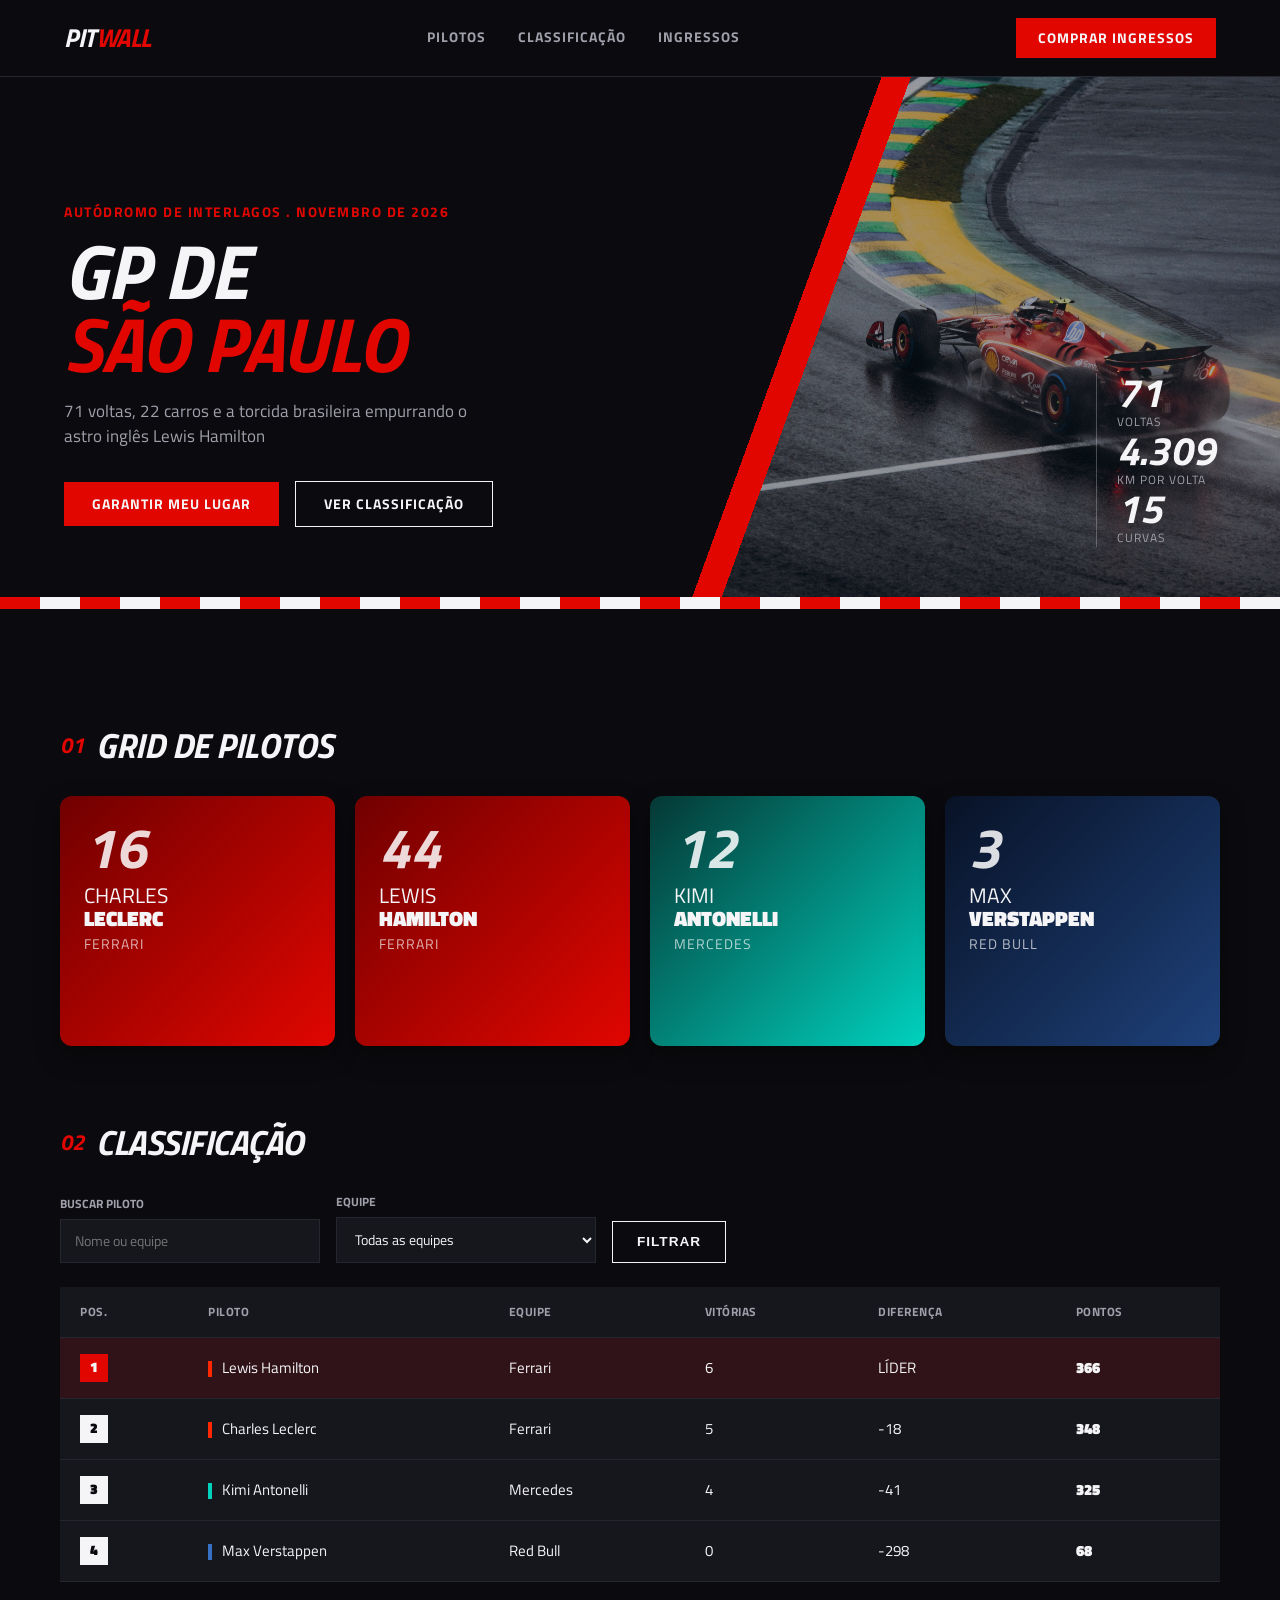
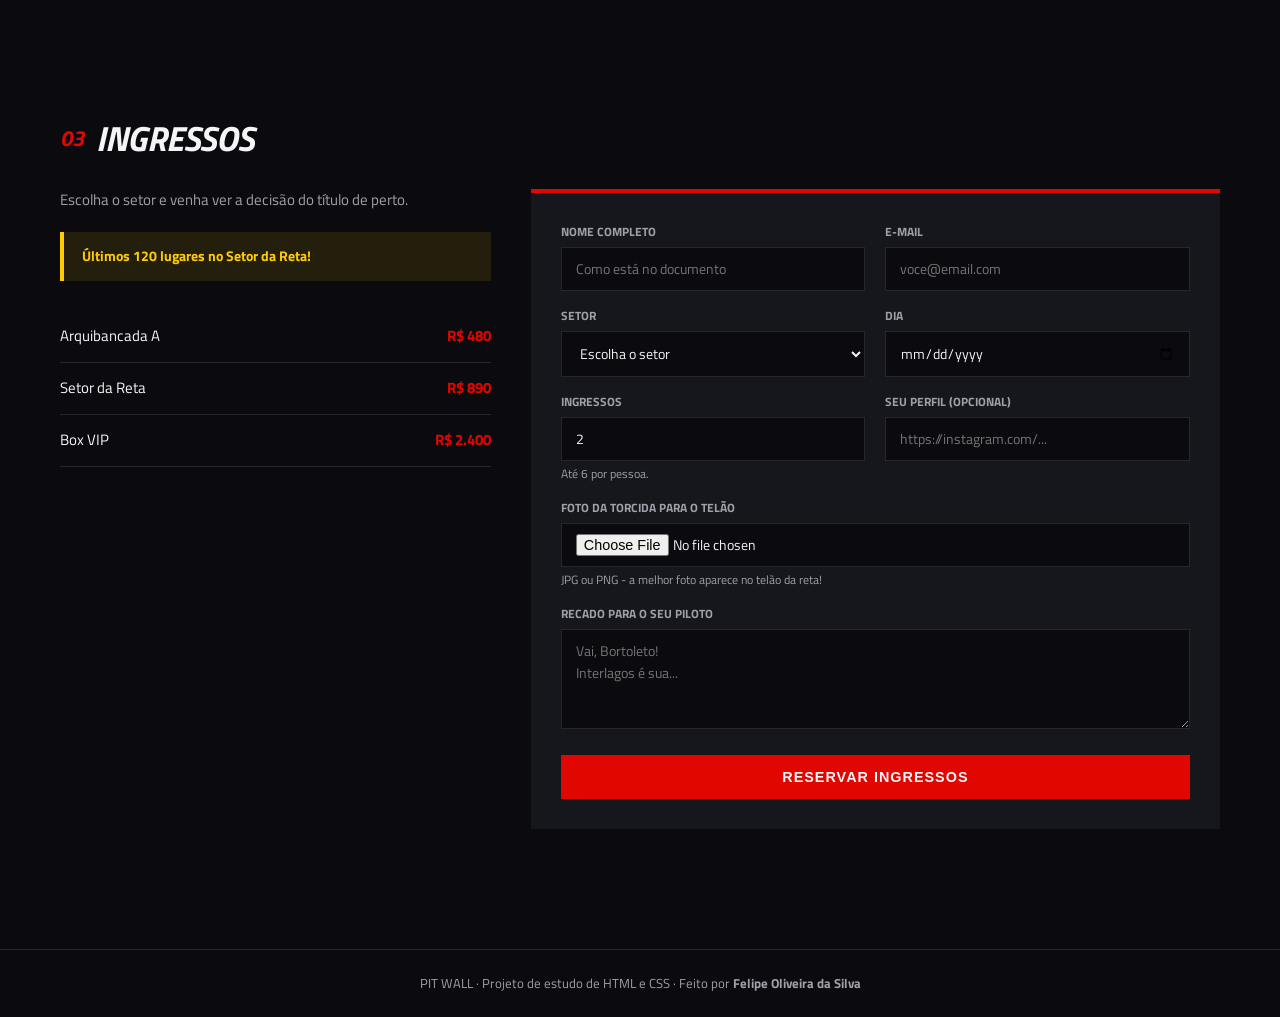
<file: index.html>
<!DOCTYPE html>
<html lang="pt-br">
<head>
    <meta charset="UTF-8">
    <meta name="viewport" content="width=device-width, initial-scale=1.0">
    <title>F1 - Pit Wall</title>
    <link rel="icon" type="image/png" href="img/img/FerrariLH.jpg">
    <!-- Fonte Titillium Web do Google Fonts -->
    <link rel="stylesheet" href="https://fonts.googleapis.com/css2?family=Titillium+Web:ital,wght@0,400;0,600;0,700;0,900;1,400;1,700;1,900&display=swap">
    <link rel="stylesheet" href="style.css">
</head>
<body>

    <!-- BARRA DO TOPO -->
    <header class="topbar">
        <div class="logo">
            <a href="#logo">PIT<span>WALL</span></a>
        </div>

        <nav class="menu">
            <a href="#pilotos">Pilotos</a>
            <a href="#classificacao">Classificação</a>
            <a href="#ingressos">Ingressos</a>
        </nav>

        <div class="header-button">
            <a href="#ingressos">Comprar Ingressos</a>
        </div>
    </header>

    <!-- HERO / BANNER PRINCIPAL -->
    <section class="hero">
        <div class="hero-content">
            <p class="subtitulo-hero">Autódromo de Interlagos . Novembro de 2026</p>
            <h2>GP DE <span>SÃO PAULO</span></h2>
            <p class="desc-hero">71 voltas, 22 carros e a torcida brasileira empurrando o astro inglês Lewis Hamilton</p>
            
            <div class="hero-botoes">
                <a href="#ingressos" class="btn-red">Garantir meu Lugar</a>
                <a href="#classificacao" class="btn-outline">Ver Classificação</a>
            </div>
        </div>

        <div class="hero-stats">
            <div class="stat-item">
                <strong>71</strong>
                <span>voltas</span>
            </div>
            <div class="stat-item">
                <strong>4.309</strong>
                <span>km por volta</span>
            </div>
            <div class="stat-item">
                <strong>15</strong>
                <span>curvas</span>
            </div>
        </div>
    </section> 

    <!-- FAIXA ZEBRA DA PISTA -->
    <div class="kerb"></div>

    <!-- CONTEÚDO PRINCIPAL -->
    <main class="container">
        
        <!-- SEÇÃO 1: GRID DE PILOTOS -->
        <section id="pilotos">
            <div class="titulos-secao">
                <span class="numeracao">01</span>
                <h1 class="titulomain">Grid de pilotos</h1>
            </div>

            <div class="pilotos">
                <div class="driver-card team-ferrari">
                    <div class="card-content">
                        <p class="car-number">16</p>
                        <h2>Charles <strong>Leclerc</strong></h2>
                        <p class="team-name">Ferrari</p>
                    </div>
                </div>

                <div class="driver-card team-ferrari">
                    <div class="card-content">
                        <p class="car-number">44</p>
                        <h2>Lewis <strong>Hamilton</strong></h2>
                        <p class="team-name">Ferrari</p>
                    </div>
                </div>

                <div class="driver-card team-mercedes">
                    <div class="card-content">
                        <p class="car-number">12</p>
                        <h2>Kimi <strong>Antonelli</strong></h2>
                        <p class="team-name">Mercedes</p>
                    </div>
                </div>

                <div class="driver-card team-redbull">
                    <div class="card-content">
                        <p class="car-number">3</p>
                        <h2>Max <strong>Verstappen</strong></h2>
                        <p class="team-name">Red Bull</p>
                    </div>
                </div>
            </div>
        </section>

        <!-- SEÇÃO 2: CLASSIFICAÇÃO -->
        <section id="classificacao">
            <div class="titulos-secao">
                <span class="numeracao">02</span>
                <h1 class="titulomain">Classificação</h1>
            </div>

            <!-- Filtro de Pilotos -->
            <form class="filters">
                <div class="filter-group">
                    <label for="buscar">Buscar piloto</label>
                    <input type="text" id="buscar" placeholder="Nome ou equipe">
                </div>
             
                <div class="filter-group">
                    <label for="equipe">Equipe</label>
                    <select id="equipe">
                        <option value="">Todas as equipes</option>
                        <option value="Ferrari">Ferrari</option>
                        <option value="Mercedes">Mercedes</option>
                        <option value="Red Bull">Red Bull</option>
                    </select>
                </div>

                <button type="button" class="btn-filtrar">Filtrar</button>
            </form>

            <!-- Tabela de Classificação -->
            <div class="table-responsive">
                <table>
                    <thead>
                        <tr>
                            <th>Pos.</th>
                            <th>Piloto</th>
                            <th>Equipe</th>
                            <th>Vitórias</th>
                            <th>Diferença</th>
                            <th>Pontos</th>
                        </tr>
                    </thead>
                    <tbody>
                        <tr class="leader">
                            <td><span class="pos">1</span></td>
                            <td><span class="bar team-ferrari"></span>Lewis Hamilton</td>
                            <td>Ferrari</td>
                            <td>6</td>
                            <td>LÍDER</td>
                            <td>366</td>
                        </tr>
                        <tr>
                            <td><span class="pos">2</span></td>
                            <td><span class="bar team-ferrari"></span>Charles Leclerc</td>
                            <td>Ferrari</td>
                            <td>5</td>
                            <td>-18</td>
                            <td>348</td>
                        </tr>
                        <tr>
                            <td><span class="pos">3</span></td>
                            <td><span class="bar team-mercedes"></span>Kimi Antonelli</td>
                            <td>Mercedes</td>
                            <td>4</td>
                            <td>-41</td>
                            <td>325</td>
                        </tr>
                        <tr>
                            <td><span class="pos">4</span></td>
                            <td><span class="bar team-redbull"></span>Max Verstappen</td>
                            <td>Red Bull</td>
                            <td>0</td>
                            <td>-298</td>
                            <td>68</td>
                        </tr>
                    </tbody>
                </table>
            </div>
        </section>

        <!-- SEÇÃO 3: INGRESSOS -->
        <section id="ingressos">
            <div class="titulos-secao">
                <span class="numeracao">03</span>
                <h2 class="titulomain">Ingressos</h2>
            </div>

            <div class="tickets-section">
                <!-- Informações à Esquerda -->
                <div class="tickets-info">
                    <p>Escolha o setor e venha ver a decisão do título de perto.</p>
                    <div class="alert-box">Últimos 120 lugares no Setor da Reta!</div>
                    
                    <div class="price-list">
                        <div class="price-row">
                            <span>Arquibancada A</span>
                            <strong>R$ 480</strong>
                        </div>
                        <div class="price-row">
                            <span>Setor da Reta</span>
                            <strong>R$ 890</strong>
                        </div>
                        <div class="price-row">
                            <span>Box VIP</span>
                            <strong>R$ 2.400</strong>
                        </div>
                    </div>
                </div>

                <!-- Formulário de Reserva à Direita -->
                <form class="ticket-form">
                    <div class="form-group">
                        <label for="nome">Nome completo</label>
                        <input type="text" id="nome" placeholder="Como está no documento">
                    </div>

                    <div class="form-group">
                        <label for="email">E-mail</label>
                        <input type="email" id="email" placeholder="voce@email.com">
                    </div>

                    <div class="form-group">
                        <label for="setor">Setor</label>
                        <select id="setor">
                            <option value="">Escolha o setor</option>
                            <option value="A">Arquibancada A</option>
                            <option value="Reta">Setor da Reta</option>
                            <option value="VIP">Box VIP</option>
                        </select>
                    </div>

                    <div class="form-group">
                        <label for="dia">Dia</label>
                        <input type="date" id="dia">
                    </div>

                    <div class="form-group">
                        <label for="ingressos">Ingressos</label>
                        <input type="number" id="ingressos" value="2" min="1" max="6">
                        <small>Até 6 por pessoa.</small>
                    </div>

                    <div class="form-group">
                        <label for="perfil">Seu perfil (opcional)</label>
                        <input type="url" id="perfil" placeholder="https://instagram.com/...">
                    </div>

                    <div class="form-group full">
                        <label for="foto">Foto da torcida para o telão</label>
                        <input type="file" id="foto">
                        <small>JPG ou PNG - a melhor foto aparece no telão da reta!</small>
                    </div>

                    <div class="form-group full">
                        <label for="recado">Recado para o seu piloto</label>
                        <textarea id="recado" placeholder="Vai, Bortoleto!&#10;Interlagos é sua..."></textarea>
                    </div>

                    <button type="submit" class="btn-submit full">Reservar ingressos</button>
                </form>
            </div>
        </section>

    </main>

    <!-- RODAPÉ -->
    <footer class="footer">
        <p>PIT WALL · Projeto de estudo de HTML e CSS · Feito por <strong>Felipe Oliveira da Silva</strong></p>
    </footer>

</body>
</html>
</file>
<file: style.css>
/* ==========================================================================
   1. IMPORTAÇÃO DE FONTE E VARIÁVEIS (:root)
   ========================================================================== */
@import url('https://fonts.googleapis.com/css2?family=Titillium+Web:ital,wght@0,400;0,600;0,700;0,900;1,400;1,700;1,900&display=swap');

:root {
    --black:    #0b0b0f;
    --panel:    #16161d;
    --red:      #e10600;
    --white:    #f5f5f7;
    --muted:    #a0a0ab;
    --line:     #262630;
    --font:     'Titillium Web', 'Segoe UI', sans-serif;

    /* Cores das Equipas */
    --ferrari:  #ff2800;
    --mclaren:  #ff8000;
    --mercedes: #00d2be;
    --redbull:  #3671c6;
    --audi:     #a0a0ab;
}

/* ==========================================================================
   2. RESET E ESTILOS BASE
   ========================================================================== */
*, *::before, *::after {
    margin: 0;
    padding: 0;
    box-sizing: border-box;
}

body {
    font-family: var(--font);
    background-color: var(--black);
    color: var(--white);
    line-height: 1.5;
    overflow-x: hidden;
}

a {
    text-decoration: none;
    color: inherit;
}

/* ==========================================================================
   3. BARRA DO TOPO (HEADER)
   ========================================================================== */
.topbar {
    display: flex;
    justify-content: space-between;
    align-items: center;
    padding: 18px 5%;
    border-bottom: 1px solid var(--line);
    background-color: var(--black);
}

.logo a {
    font-weight: 900;
    font-style: italic;
    font-size: 1.6rem;
    color: var(--white);
    letter-spacing: -0.5px;
}

.logo a span, .logo span {
    color: var(--red);
}

.menu {
    display: flex;
    gap: 32px;
}

.menu a {
    text-transform: uppercase;
    font-size: 0.9rem;
    font-weight: 700;
    color: var(--muted);
    letter-spacing: 1px;
    transition: color 0.2s ease;
}

.menu a:hover {
    color: var(--white);
}

.header-button a, .btn-header {
    display: inline-block;
    background-color: var(--red);
    color: var(--white);
    padding: 10px 22px;
    font-weight: 700;
    font-size: 0.85rem;
    text-transform: uppercase;
    letter-spacing: 1px;
    transition: background 0.2s ease;
}

.header-button a:hover, .btn-header:hover {
    background-color: #c00500;
}

/* ==========================================================================
   4. SECÇÃO HERO E BRAMA DA FERRARI (ENQUADRAMENTO DA ASA DIANTEIRA)
   ========================================================================== */
.hero {
    display: flex;
    justify-content: space-between;
    align-items: flex-end;
    padding: 60px 5% 50px 5%;
    min-height: 520px;
    position: relative;
    background:
        linear-gradient(110deg,
            var(--black) 0%, var(--black) 60%,
            var(--red) 60%, var(--red) 62%,
            rgba(11, 11, 15, 0.35) 62%),
        url("img/img/FerrariLH.jpg") 110% 60% / 50% no-repeat;
}

.hero-content {
    max-width: 500px;
    margin-bottom: 20px;
}

.hero > p:first-of-type, .subtitulo-hero {
    color: var(--red);
    text-transform: uppercase;
    font-weight: 700;
    font-size: 0.85rem;
    letter-spacing: 1.5px;
    margin-bottom: 12px;
}

.hero h2 {
    font-size: 4.8rem;
    font-weight: 900;
    font-style: italic;
    line-height: 0.95;
    text-transform: uppercase;
    margin-bottom: 18px;
    letter-spacing: -1px;
}

.hero h2 span, .hero h2 strong {
    display: block;
    color: var(--red);
}

.hero > p:nth-of-type(2), .desc-hero {
    color: var(--muted);
    font-size: 1.05rem;
    max-width: 440px;
    margin-bottom: 32px;
}

.escolha, .hero-botoes {
    display: flex;
    flex-wrap: wrap;
    align-items: center;
    gap: 16px;
    width: 100%;
}

.escolha a[href="#ingressos"], .btn-red {
    display: inline-block;
    background-color: var(--red);
    color: var(--white);
    padding: 12px 28px;
    font-weight: 700;
    text-transform: uppercase;
    font-size: 0.85rem;
    letter-spacing: 1px;
    transition: background 0.2s ease;
}

.escolha a[href="#ingressos"]:hover, .btn-red:hover {
    background-color: #c00500;
}

.escolha a[href="#classificacao"], .btn-outline {
    display: inline-block;
    border: 1px solid var(--white);
    color: var(--white);
    padding: 12px 28px;
    font-weight: 700;
    text-transform: uppercase;
    font-size: 0.85rem;
    letter-spacing: 1px;
    transition: background 0.2s ease, color 0.2s ease;
}

.escolha a[href="#classificacao"]:hover, .btn-outline:hover {
    background-color: var(--white);
    color: var(--black);
}

/* Números da Pista */
.escolha p, .stat-item {
    display: flex;
    flex-direction: column;
    padding-left: 20px;
    border-left: 1px solid rgba(255, 255, 255, 0.25);
    font-size: 0.75rem;
    text-transform: uppercase;
    color: var(--muted);
    letter-spacing: 1px;
}

.escolha p:first-of-type {
    margin-left: auto;
}

.escolha p strong, .stat-item strong {
    font-size: 2.5rem;
    font-weight: 900;
    font-style: italic;
    color: var(--white);
    line-height: 1;
}

/* Faixa Zebra (Kerb) */
.kerb, .hero::after {
    display: block;
    height: 12px;
    width: 100%;
    background: repeating-linear-gradient(90deg,
        var(--red) 0, var(--red) 40px,
        var(--white) 40px, var(--white) 80px);
}

/* ==========================================================================
   5. ESTRUTURA PRINCIPAL E TÍTULOS DE SECÇÃO
   ========================================================================== */
main, .container {
    max-width: 1200px;
    margin: 0 auto;
    padding: 60px 20px;
}

.gridpilotos, .classificacaoo, .titulos-secao {
    display: flex;
    align-items: center;
    gap: 12px;
    margin-top: 50px;
    margin-bottom: 24px;
}

.numeracao {
    color: var(--red);
    font-weight: 900;
    font-style: italic;
    font-size: 1.4rem;
}

.titulomain {
    font-size: 2.2rem;
    font-weight: 900;
    font-style: italic;
    text-transform: uppercase;
    color: var(--white);
    letter-spacing: -0.5px;
}

/* ==========================================================================
   6. GRID DE PILOTOS (CARDS ESTILO TRANSMISSÃO F1)
   ========================================================================== */
.pilotos {
    display: grid;
    grid-template-columns: repeat(auto-fit, minmax(250px, 1fr));
    gap: 20px;
    margin-bottom: 70px;
}

.driver-card {
    position: relative;
    height: 250px;
    padding: 24px;
    border-radius: 12px;
    overflow: hidden;
    display: flex;
    flex-direction: column;
    justify-content: space-between;
    transition: transform 0.3s ease, box-shadow 0.3s ease;
    box-shadow: 0 10px 25px rgba(0, 0, 0, 0.4);
}

.driver-card:hover {
    transform: translateY(-6px);
    box-shadow: 0 15px 30px rgba(0, 0, 0, 0.6);
}

/* Gradientes das Equipes */
.team-ferrari {
    background: linear-gradient(135deg, #700000 0%, #e10600 100%);
}

.team-mercedes {
    background: linear-gradient(135deg, #053835 0%, #00d2be 100%);
}

.team-redbull {
    background: linear-gradient(135deg, #081226 0%, #1e417a 100%);
}

.team-mclaren {
    background: linear-gradient(135deg, #804000 0%, #ff8000 100%);
}

/* Conteúdo de Texto (Camida frontal) */
.card-content {
    position: relative;
    z-index: 2;
}

.car-number {
    font-size: 3.5rem;
    font-weight: 900;
    font-style: italic;
    color: rgba(255, 255, 255, 0.85);
    line-height: 1;
    margin-bottom: 8px;
}

.driver-card h2 {
    font-size: 1.3rem;
    font-weight: 400;
    text-transform: uppercase;
    color: var(--white);
    line-height: 1.1;
}

.driver-card h2 strong {
    font-weight: 900;
    display: block;
}

.team-name {
    font-size: 0.85rem;
    color: rgba(255, 255, 255, 0.7);
    text-transform: uppercase;
    letter-spacing: 1px;
    margin-top: 4px;
}

/* Recorte da Foto do Piloto */
.driver-photo {
    position: absolute;
    bottom: 0;
    right: -10px;
    height: 95%;
    max-width: 65%;
    object-fit: contain;
    object-position: bottom right;
    z-index: 1;
    pointer-events: none;
    filter: drop-shadow(-4px 4px 8px rgba(0, 0, 0, 0.4));
}

/* ==========================================================================
   7. FILTRO DE PILOTOS E TABELA DE CLASSIFICAÇÃO
   ========================================================================== */
main > form:first-of-type, .filters {
    display: flex;
    flex-wrap: wrap;
    align-items: flex-end;
    gap: 16px;
    margin-bottom: 24px;
}

.filter-group {
    display: flex;
    flex-direction: column;
}

main > form:first-of-type label, .filters label {
    display: block;
    text-transform: uppercase;
    font-size: 0.75rem;
    font-weight: 700;
    color: var(--muted);
    margin-bottom: 6px;
}

main > form:first-of-type input,
main > form:first-of-type select,
.filters input,
.filters select {
    background-color: var(--panel);
    border: 1px solid var(--line);
    color: var(--white);
    padding: 10px 14px;
    font-family: var(--font);
    font-size: 0.9rem;
    outline: none;
    min-width: 260px;
}

main > form:first-of-type input:focus,
main > form:first-of-type select:focus,
.filters input:focus,
.filters select:focus {
    border-color: var(--red);
}

main > form:first-of-type button, .btn-filtrar {
    background: transparent;
    border: 1px solid var(--white);
    color: var(--white);
    padding: 10px 24px;
    font-weight: 700;
    text-transform: uppercase;
    font-size: 0.85rem;
    cursor: pointer;
    height: 42px;
    letter-spacing: 1px;
    transition: background 0.2s ease, color 0.2s ease;
}

main > form:first-of-type button:hover, .btn-filtrar:hover {
    background-color: var(--white);
    color: var(--black);
}

/* Tabela Estilo F1 TV */
.table-responsive {
    width: 100%;
    overflow-x: auto;
    margin-bottom: 70px;
}

table {
    width: 100%;
    border-collapse: collapse;
    background-color: var(--panel);
    margin-bottom: 60px;
}

th {
    color: var(--muted);
    text-transform: uppercase;
    font-size: 0.75rem;
    font-weight: 700;
    letter-spacing: 0.5px;
    padding: 16px 20px;
    text-align: left;
    border-bottom: 1px solid var(--line);
}

td {
    padding: 16px 20px;
    border-bottom: 1px solid var(--line);
    font-size: 0.95rem;
}

tbody tr {
    transition: background-color 0.2s ease;
}

tbody tr:hover {
    background-color: #1e1e28;
}

/* Primeiro lugar (Líder) */
tbody tr:first-child, tbody tr.leader {
    background-color: rgba(225, 6, 0, 0.12);
}

/* Selo da posição */
.pos {
    display: inline-flex;
    align-items: center;
    justify-content: center;
    width: 28px;
    height: 28px;
    background: var(--white);
    color: var(--black);
    font-weight: 900;
    font-size: 0.9rem;
}

tbody tr:first-child .pos, tr.leader .pos {
    background: var(--red);
    color: var(--white);
}

/* Barrinha vertical da Equipa */
.bar {
    display: inline-block;
    width: 4px;
    height: 16px;
    background: var(--muted);
    margin-right: 10px;
    vertical-align: middle;
}

.bar.team-ferrari { background: var(--ferrari); }
.bar.team-mercedes { background: var(--mercedes); }
.bar.team-redbull { background: var(--redbull); }

tbody tr td:last-child {
    font-weight: 900;
}

/* ==========================================================================
   8. SECÇÃO INGRESSOS (INFOS + FORMULÁRIO)
   ========================================================================== */
.tickets-section {
    display: grid;
    grid-template-columns: 1fr 1.6fr;
    gap: 40px;
    align-items: start;
    margin-bottom: 60px;
}

.tickets-info p {
    color: var(--muted);
    margin-bottom: 16px;
    font-size: 0.95rem;
}

.alert-box, .tickets-info p:nth-of-type(2) {
    background-color: rgba(255, 204, 0, 0.1);
    border-left: 4px solid #ffcc00;
    color: #ffcc00;
    padding: 14px 18px;
    font-weight: 700;
    font-size: 0.9rem;
    margin: 20px 0 30px;
}

.price-list {
    display: flex;
    flex-direction: column;
}

.price-row, .tickets-info p:nth-of-type(n+3) {
    display: flex;
    justify-content: space-between;
    padding: 14px 0;
    border-bottom: 1px solid var(--line);
    color: var(--white);
    font-size: 0.95rem;
}

.price-row strong, .tickets-info p strong {
    color: var(--red);
    font-weight: 700;
}

/* Formulário de Reserva em 2 Colunas */
.ticket-form, main > form:last-of-type {
    background-color: var(--panel);
    padding: 30px;
    border-top: 4px solid var(--red);
    display: grid;
    grid-template-columns: 1fr 1fr;
    gap: 16px 20px;
}

.form-group {
    display: flex;
    flex-direction: column;
}

.form-group.full {
    grid-column: 1 / -1;
}

.ticket-form label, main > form:last-of-type label {
    display: block;
    text-transform: uppercase;
    font-size: 0.75rem;
    font-weight: 700;
    color: var(--muted);
    margin-bottom: 6px;
}

.ticket-form input,
.ticket-form select,
.ticket-form textarea,
main > form:last-of-type input,
main > form:last-of-type select,
main > form:last-of-type textarea {
    width: 100%;
    background-color: var(--black);
    border: 1px solid var(--line);
    color: var(--white);
    padding: 10px 14px;
    font-family: var(--font);
    font-size: 0.9rem;
    outline: none;
    transition: border-color 0.2s ease;
}

.ticket-form input:focus,
.ticket-form select:focus,
.ticket-form textarea:focus,
main > form:last-of-type input:focus,
main > form:last-of-type select:focus,
main > form:last-of-type textarea:focus {
    border-color: var(--red);
}

.ticket-form textarea, main > form:last-of-type textarea {
    min-height: 100px;
    resize: vertical;
    grid-column: 1 / -1;
}

.ticket-form small, main > form:last-of-type small {
    display: block;
    color: var(--muted);
    font-size: 0.75rem;
    margin-top: 4px;
}

.btn-submit, main > form:last-of-type button[type="submit"] {
    grid-column: 1 / -1;
    background-color: var(--red);
    color: var(--white);
    border: none;
    padding: 14px;
    font-weight: 700;
    text-transform: uppercase;
    font-size: 0.9rem;
    letter-spacing: 1px;
    cursor: pointer;
    margin-top: 10px;
    transition: background 0.2s ease;
}

.btn-submit:hover, main > form:last-of-type button[type="submit"]:hover {
    background-color: #c00500;
}

/* ==========================================================================
   9. RODAPÉ (FOOTER)
   ========================================================================== */
.footer {
    border-top: 1px solid var(--line);
    padding: 24px 20px;
    text-align: center;
    color: var(--muted);
    font-size: 0.8rem;
}

.footer span {
    color: var(--red);
    font-weight: 700;
}

/* ==========================================================================
   10. RESPONSIVIDADE (@media)
   ========================================================================== */
@media (max-width: 768px) {
    .menu {
        display: none;
    }

    .hero {
        flex-direction: column;
        justify-content: center;
        align-items: flex-start;
        background: var(--black);
        padding: 40px 5%;
    }

    .hero h2 {
        font-size: 3.2rem;
    }

    .escolha p:first-of-type {
        margin-left: 0;
    }

    .pilotos {
        grid-template-columns: 1fr 1fr;
    }

    main > form:first-of-type, .filters {
        flex-direction: column;
        align-items: stretch;
    }

    main > form:first-of-type input,
    main > form:first-of-type select,
    .filters input,
    .filters select {
        min-width: 100%;
    }

    .tickets-section {
        grid-template-columns: 1fr;
    }

    .ticket-form, main > form:last-of-type {
        grid-template-columns: 1fr;
    }
}

@media (max-width: 480px) {
    .pilotos {
        grid-template-columns: 1fr;
    }
}
</file>
